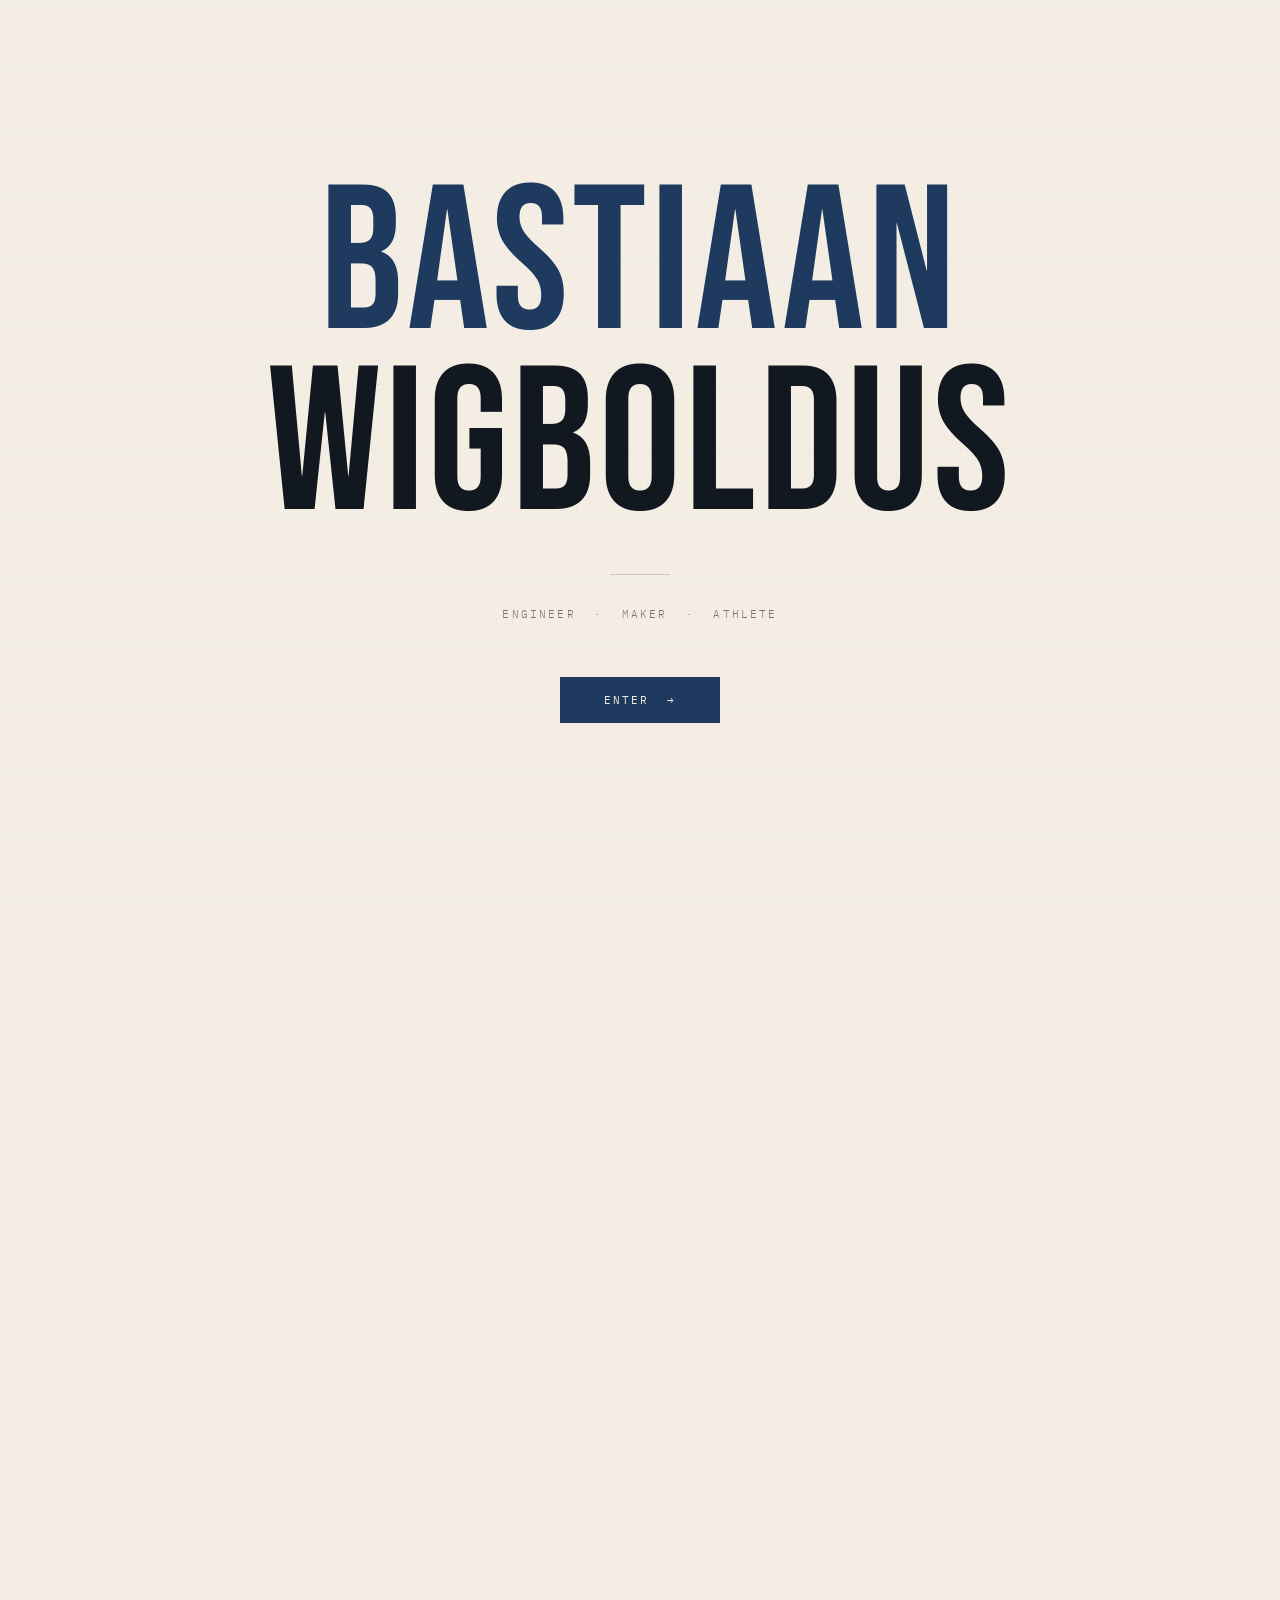
<file: templates/landing.html>
<!DOCTYPE html>
<html lang="en">
<head>
<meta charset="UTF-8">
<meta name="viewport" content="width=device-width, initial-scale=1.0">
<title>Bastiaan Wigboldus</title>
<link href="https://fonts.googleapis.com/css2?family=Bebas+Neue&family=DM+Sans:ital,wght@0,300;0,400;0,500;1,300&family=IBM+Plex+Mono:wght@300;400;500&display=swap" rel="stylesheet">
<style>
*,*::before,*::after{box-sizing:border-box;margin:0;padding:0;}
html{scroll-behavior:smooth;}
:root{
  --bg:#f3ede4;
  --surface:#ece5db;
  --dark:#12181f;
  --navy:#1e3a5f;
  --navy-mid:#2a4f80;
  --text:#12181f;
  --muted:#7a7268;
  --border:#d0c8bc;
  --mono:'IBM Plex Mono',monospace;
  --display:'Bebas Neue',sans-serif;
  --body:'DM Sans',sans-serif;
}
body{background:var(--bg);color:var(--text);font-family:var(--body);font-weight:300;overflow-x:hidden;cursor:none;}
a{cursor:none;}
button{cursor:none;}
@media(pointer:coarse){body,a,button{cursor:auto;}.cursor-dot,.cursor-ring{display:none!important;}}

/* ── CURSOR ── */
.cursor-dot{width:7px;height:7px;border-radius:50%;background:var(--navy);position:fixed;pointer-events:none;z-index:9999;transform:translate(-50%,-50%);transition:background .3s;}
.cursor-ring{width:32px;height:32px;border-radius:50%;border:1.5px solid var(--navy);position:fixed;pointer-events:none;z-index:9998;transform:translate(-50%,-50%);opacity:.4;transition:width .25s,height .25s,opacity .25s;}
.cursor-ring.big{width:54px;height:54px;opacity:.15;}

/* ── ENTRY SCREEN ── */
#entry{
  position:fixed;inset:0;z-index:1000;
  background:var(--bg);
  display:flex;flex-direction:column;
  align-items:center;justify-content:center;
  transition:opacity .9s ease, transform .9s ease;
}
#entry.leaving{opacity:0;transform:scale(1.04);}
.entry-grid-bg{
  position:absolute;inset:0;
  background-image:linear-gradient(rgba(30,58,95,.018) 1px,transparent 1px),linear-gradient(90deg,rgba(30,58,95,.018) 1px,transparent 1px);
  background-size:64px 64px;
  pointer-events:none;
}
.entry-name{
  font-family:var(--display);
  font-size:clamp(5rem,16vw,14rem);
  line-height:.88;
  letter-spacing:.02em;
  color:var(--dark);
  text-align:center;
  opacity:0;
  transform:translateY(30px);
  animation:fadeUp .8s ease .3s forwards;
}
.entry-name span{color:var(--navy);}
.entry-line{
  width:60px;height:1px;background:var(--border);
  margin:36px auto 32px;
  opacity:0;animation:fadeUp .6s ease .7s forwards;
}
.entry-sub{
  font-family:var(--mono);font-size:.68rem;letter-spacing:.2em;
  color:var(--muted);text-transform:uppercase;text-align:center;
  margin-bottom:56px;
  opacity:0;animation:fadeUp .6s ease .8s forwards;
}
.entry-btn{
  font-family:var(--mono);font-size:.7rem;letter-spacing:.18em;
  text-transform:uppercase;color:var(--bg);
  background:var(--navy);border:none;
  padding:16px 44px;
  opacity:0;animation:fadeUp .6s ease 1s forwards;
  transition:background .2s,transform .2s;
  position:relative;overflow:hidden;
}
.entry-btn::after{
  content:'';position:absolute;inset:0;
  background:rgba(255,255,255,.08);
  transform:translateX(-100%);transition:transform .3s;
}
.entry-btn:hover::after{transform:translateX(0);}
.entry-btn:hover{background:var(--navy-mid);}

/* ── MAIN SITE ── */
#site{
  opacity:0;transform:translateY(16px);
  transition:opacity .8s ease .2s, transform .8s ease .2s;
  pointer-events:none;
}
#site.visible{opacity:1;transform:none;pointer-events:all;}

/* ── CHAPTER PROGRESS ── */
.chapter-bar{
  position:fixed;top:0;left:0;right:0;z-index:500;
  height:2px;background:var(--border);
}
.chapter-bar-fill{height:100%;background:var(--navy);width:0%;transition:width .15s linear;}
.chapter-label{
  position:fixed;top:14px;right:24px;z-index:500;
  font-family:var(--mono);font-size:.58rem;letter-spacing:.16em;
  color:var(--muted);text-transform:uppercase;
  opacity:0;transition:opacity .3s;
}
.chapter-label.show{opacity:1;}

/* ── NAV ── */
nav{
  position:fixed;top:0;left:0;right:0;z-index:400;
  display:flex;align-items:center;justify-content:space-between;
  padding:22px 56px;
  border-bottom:1px solid transparent;
  transition:border-color .3s,background .3s;
}
nav.scrolled{border-color:var(--border);background:rgba(243,237,228,.93);backdrop-filter:blur(14px);}
.nav-logo{font-family:var(--mono);font-size:.7rem;letter-spacing:.16em;color:var(--navy);text-transform:uppercase;}
.nav-links{display:flex;gap:36px;list-style:none;align-items:center;}
.nav-links a{
  font-family:var(--mono);font-size:.65rem;letter-spacing:.12em;
  color:var(--muted);text-decoration:none;text-transform:uppercase;
  transition:color .2s;position:relative;
}
.nav-links a::after{content:'';position:absolute;bottom:-3px;left:0;right:0;height:1px;background:var(--navy);transform:scaleX(0);transform-origin:left;transition:transform .25s;}
.nav-links a:hover{color:var(--navy);}
.nav-links a:hover::after{transform:scaleX(1);}
.nav-cv{background:var(--navy)!important;color:var(--bg)!important;padding:9px 20px;font-family:var(--mono)!important;font-size:.63rem!important;letter-spacing:.12em!important;text-transform:uppercase;text-decoration:none;transition:background .2s!important;}
.nav-cv:hover{background:var(--navy-mid)!important;}
.nav-cv::after{display:none!important;}
.nav-hamburger{display:none;flex-direction:column;gap:5px;cursor:none;padding:4px;background:none;border:none;}
.nav-hamburger span{display:block;width:24px;height:2px;background:var(--navy);transition:all .3s;}
.nav-hamburger.open span:nth-child(1){transform:translateY(7px) rotate(45deg);}
.nav-hamburger.open span:nth-child(2){opacity:0;}
.nav-hamburger.open span:nth-child(3){transform:translateY(-7px) rotate(-45deg);}
.nav-mobile{display:none;position:fixed;top:65px;left:0;right:0;background:rgba(243,237,228,.97);backdrop-filter:blur(16px);border-bottom:1px solid var(--border);flex-direction:column;padding:8px 0 20px;z-index:399;}
.nav-mobile.open{display:flex;}
.nav-mobile a{font-family:var(--mono);font-size:.76rem;letter-spacing:.14em;text-transform:uppercase;color:var(--muted);text-decoration:none;padding:14px 28px;border-bottom:1px solid var(--border);transition:color .2s;}
.nav-mobile a:hover{color:var(--navy);}
.nav-mobile .nav-cv-mobile{margin:12px 28px 0;background:var(--navy);color:var(--bg)!important;text-align:center;padding:14px!important;border:none!important;}

/* ── CHAPTERS ── */
.chapter{padding:100px 10%;max-width:1300px;margin:0 auto;}
.chapter-eyebrow{font-family:var(--mono);font-size:.62rem;letter-spacing:.2em;color:var(--navy);text-transform:uppercase;margin-bottom:20px;display:flex;align-items:center;gap:12px;}
.chapter-eyebrow::before{content:'';width:28px;height:1px;background:var(--navy);flex-shrink:0;}
.chapter-h{font-family:var(--display);font-size:clamp(3.5rem,7vw,6.5rem);line-height:.9;letter-spacing:.02em;color:var(--dark);margin-bottom:32px;}
.chapter-h span{color:var(--navy);}
.chapter-body{font-size:1rem;line-height:1.85;color:var(--muted);max-width:640px;}
.chapter-body strong{color:var(--text);font-weight:500;}
.chapter-divider{height:1px;background:var(--border);margin:0 10%;}

/* ── CHAPTER: ENGINEER ── */
.eng-grid{display:grid;grid-template-columns:1fr 1fr;gap:80px;align-items:start;margin-top:60px;}
.skill-list{display:flex;flex-direction:column;gap:2px;}
.skill-row{display:flex;align-items:center;justify-content:space-between;padding:14px 18px;background:var(--surface);border:1px solid var(--border);transition:border-color .2s;}
.skill-row:hover{border-color:var(--navy);}
.skill-name{font-family:var(--mono);font-size:.7rem;letter-spacing:.08em;color:var(--dark);text-transform:uppercase;}
.skill-bar-wrap{flex:1;height:2px;background:var(--border);margin:0 20px;overflow:hidden;}
.skill-bar{height:100%;background:var(--navy);width:0%;transition:width 1.2s cubic-bezier(.25,.1,.25,1);}
.skill-row.visible .skill-bar{width:var(--w);}
.skill-pct{font-family:var(--mono);font-size:.6rem;color:var(--muted);}

/* ── CHAPTER: MAKER ── */
.maker-cards{display:grid;grid-template-columns:repeat(3,1fr);gap:2px;background:var(--border);margin-top:48px;}
.maker-card{background:var(--bg);padding:32px 28px;transition:background .2s;}
.maker-card:hover{background:var(--surface);}
.maker-icon{font-size:1.4rem;margin-bottom:16px;}
.maker-title{font-family:var(--display);font-size:1.5rem;letter-spacing:.04em;color:var(--dark);margin-bottom:10px;}
.maker-desc{font-size:.84rem;line-height:1.7;color:var(--muted);}
.maker-tag{font-family:var(--mono);font-size:.58rem;letter-spacing:.12em;color:var(--navy);text-transform:uppercase;margin-top:16px;padding-top:14px;border-top:1px solid var(--border);}

/* ── CHAPTER: ATHLETE ── */
.athlete-layout{display:grid;grid-template-columns:1fr 1fr;gap:80px;margin-top:48px;align-items:start;}
.stat-big{margin-bottom:40px;}
.stat-number{font-family:var(--display);font-size:clamp(4rem,9vw,8rem);line-height:.85;letter-spacing:.02em;color:var(--dark);}
.stat-number span{color:var(--navy);}
.stat-label{font-family:var(--mono);font-size:.62rem;letter-spacing:.14em;color:var(--muted);text-transform:uppercase;margin-top:8px;}
.timeline-mini{display:flex;flex-direction:column;gap:0;}
.tl-item{display:flex;gap:20px;padding:16px 0;border-bottom:1px solid var(--border);position:relative;}
.tl-item:last-child{border-bottom:none;}
.tl-dot{width:8px;height:8px;border:1.5px solid var(--navy);transform:rotate(45deg);flex-shrink:0;margin-top:4px;}
.tl-year{font-family:var(--mono);font-size:.6rem;letter-spacing:.1em;color:var(--muted);min-width:40px;}
.tl-text{font-size:.86rem;line-height:1.6;color:var(--text);}

/* ── CHAPTER: HUMAN ── */
.human-layout{display:grid;grid-template-columns:1fr 1fr;gap:80px;margin-top:48px;}
.human-photo{width:100%;aspect-ratio:3/4;object-fit:cover;border:1px solid var(--border);display:block;}
.human-content{display:flex;flex-direction:column;gap:32px;}
.fact-item{padding:24px;border:1px solid var(--border);transition:border-color .2s,background .2s;}
.fact-item:hover{border-color:var(--navy);background:var(--surface);}
.fact-label{font-family:var(--mono);font-size:.58rem;letter-spacing:.16em;color:var(--navy);text-transform:uppercase;margin-bottom:8px;}
.fact-text{font-size:.9rem;line-height:1.7;color:var(--muted);}
.fact-text strong{color:var(--text);font-weight:500;}

/* ── CONTACT ── */
.contact-wrap{padding:100px 10%;max-width:1300px;margin:0 auto;border-top:1px solid var(--border);display:grid;grid-template-columns:1fr 1fr;gap:80px;align-items:center;}
.contact-h{font-family:var(--display);font-size:clamp(4rem,8vw,7rem);line-height:.88;letter-spacing:.02em;color:var(--dark);margin-bottom:24px;}
.contact-h span{color:var(--navy);}
.contact-sub{font-size:.92rem;line-height:1.75;color:var(--muted);max-width:400px;margin-bottom:40px;}
.contact-links{display:flex;flex-direction:column;gap:2px;}
.contact-link{display:flex;align-items:center;justify-content:space-between;padding:18px 22px;background:var(--surface);border:1px solid var(--border);text-decoration:none;color:var(--text);font-family:var(--mono);font-size:.72rem;letter-spacing:.08em;transition:border-color .2s,background .2s,color .2s;}
.contact-link:hover{border-color:var(--navy);background:rgba(30,58,95,.06);color:var(--navy);}
.contact-link-arrow{opacity:.4;transition:opacity .2s,transform .2s;}
.contact-link:hover .contact-link-arrow{opacity:1;transform:translateX(4px);}
.status-box{border:1px solid var(--border);padding:32px;background:var(--surface);position:relative;}
.status-box::before{content:'STATUS';position:absolute;top:-10px;left:20px;font-family:var(--mono);font-size:.58rem;letter-spacing:.15em;color:var(--muted);background:var(--surface);padding:0 6px;}
.status-item{display:flex;align-items:center;gap:14px;padding:12px 0;border-bottom:1px solid var(--border);font-size:.85rem;}
.status-item:last-child{border-bottom:none;}
.status-dot{width:7px;height:7px;border-radius:50%;flex-shrink:0;}
.status-dot.green{background:#2d8c5e;box-shadow:0 0 8px rgba(45,140,94,.45);animation:pulse 2s infinite;}
.status-dot.navy{background:var(--navy);}
.status-dot.muted{background:var(--border);}
@keyframes pulse{0%,100%{opacity:1;}50%{opacity:.35;}}
.status-label{color:var(--muted);font-family:var(--mono);font-size:.6rem;letter-spacing:.08em;flex:1;text-transform:uppercase;}
.status-value{font-size:.8rem;color:var(--dark);}

footer{border-top:1px solid var(--border);padding:28px 56px;display:flex;align-items:center;justify-content:space-between;}
.footer-copy{font-family:var(--mono);font-size:.6rem;letter-spacing:.1em;color:var(--muted);text-transform:uppercase;}

/* ── REVEAL ── */
.reveal{opacity:0;transform:translateY(24px);transition:opacity .7s ease,transform .7s ease;}
.reveal.visible{opacity:1;transform:none;}
.reveal-delay-1{transition-delay:.1s;}
.reveal-delay-2{transition-delay:.2s;}
.reveal-delay-3{transition-delay:.3s;}

/* ── ANIMATIONS ── */
@keyframes fadeUp{from{opacity:0;transform:translateY(24px);}to{opacity:1;transform:translateY(0);}}

/* ── RESPONSIVE ── */
@media(max-width:960px){
  nav{padding:18px 28px;}
  .nav-links{display:none;}
  .nav-hamburger{display:flex;}
  .chapter{padding:72px 28px;}
  .eng-grid,.athlete-layout,.human-layout,.contact-wrap{grid-template-columns:1fr;gap:48px;}
  .maker-cards{grid-template-columns:1fr 1fr;}
  footer{padding:24px 28px;flex-direction:column;gap:10px;text-align:center;}
}
@media(max-width:600px){
  nav{padding:16px 20px;}
  .chapter{padding:56px 20px;}
  .chapter-divider{margin:0 20px;}
  .maker-cards{grid-template-columns:1fr;}
  .entry-name{font-size:clamp(4rem,20vw,8rem);}
  .contact-wrap{padding:56px 20px;}
}
</style>
</head>
<body>

<div class="cursor-dot" id="cursorDot"></div>
<div class="cursor-ring" id="cursorRing"></div>

<!-- ── ENTRY ── -->
<div id="entry">
  <div class="entry-grid-bg"></div>
  <div class="entry-name"><span>BASTIAAN</span><br>WIGBOLDUS</div>
  <div class="entry-line"></div>
  <div class="entry-sub">Engineer &nbsp;·&nbsp; Maker &nbsp;·&nbsp; Athlete</div>
  <button class="entry-btn" id="enterBtn">Enter &nbsp;→</button>
</div>

<!-- ── MAIN SITE ── -->
<div id="site">

  <div class="chapter-bar"><div class="chapter-bar-fill" id="chapterFill"></div></div>
  <div class="chapter-label" id="chapterLabel">Intro</div>

  <nav id="nav">
    <div class="nav-logo">B.Wigboldus</div>
    <ul class="nav-links">
      <li><a href="#engineer">Engineer</a></li>
      <li><a href="#maker">Maker</a></li>
      <li><a href="#athlete">Athlete</a></li>
      <li><a href="#human">Human</a></li>
      <li><a href="#contact" class="nav-cv">Contact →</a></li>
    </ul>
    <button class="nav-hamburger" id="hamburger" aria-label="Menu">
      <span></span><span></span><span></span>
    </button>
  </nav>

  <div class="nav-mobile" id="mobileMenu">
    <a href="#engineer" onclick="closeMobile()">Engineer</a>
    <a href="#maker"    onclick="closeMobile()">Maker</a>
    <a href="#athlete"  onclick="closeMobile()">Athlete</a>
    <a href="#human"    onclick="closeMobile()">Human</a>
    <a href="#contact"  onclick="closeMobile()" class="nav-cv-mobile">Contact →</a>
  </div>

  <!-- ── CHAPTER 1: ENGINEER ── -->
  <section class="chapter" id="engineer" style="padding-top:140px;">
    <div class="chapter-eyebrow reveal">Chapter 01 — Engineer</div>
    <h2 class="chapter-h reveal">Built to<br><span>Design.</span></h2>
    <p class="chapter-body reveal reveal-delay-1">
      Automotive Engineering graduate (BSc), having completed my thesis internship at <strong>Hyster-Yale</strong> with an <strong>8</strong>. I enjoy solving engineering problems that require both analytical thinking and practical execution, combining <strong>design</strong>, <strong>simulation</strong>, and <strong>manufacturing</strong> to develop solutions that work outside the CAD model.
    </p>
    <div class="eng-grid">
      <div>
        <div class="chapter-eyebrow reveal" style="margin-bottom:24px;">Core skills</div>
        <div class="skill-list">
          <div class="skill-row reveal" style="--w:90%"><span class="skill-name">CAD / CAM</span><div class="skill-bar-wrap"><div class="skill-bar"></div></div><span class="skill-pct">SolidWorks · NX</span></div>
          <div class="skill-row reveal reveal-delay-1" style="--w:85%"><span class="skill-name">FEM / FEA</span><div class="skill-bar-wrap"><div class="skill-bar"></div></div><span class="skill-pct">Structural</span></div>
          <div class="skill-row reveal reveal-delay-2" style="--w:70%"><span class="skill-name">Prototyping</span><div class="skill-bar-wrap"><div class="skill-bar"></div></div><span class="skill-pct">Hands-on</span></div>
          <div class="skill-row reveal reveal-delay-3" style="--w:72%"><span class="skill-name">CFD</span><div class="skill-bar-wrap"><div class="skill-bar"></div></div><span class="skill-pct">Flow Simulation</span></div>
          <div class="skill-row reveal reveal-delay-3" style="--w:60%"><span class="skill-name">Code</span><div class="skill-bar-wrap"><div class="skill-bar"></div></div><span class="skill-pct">Python · C · Flask</span></div>
        </div>
      </div>
      <div>
        <div class="chapter-eyebrow reveal" style="margin-bottom:24px;">Projects</div>
        <div style="display:flex;flex-direction:column;gap:2px;">
          <a style="text-decoration:none;color:inherit;">
            <div class="fact-item reveal" style="cursor:none;">
              <div class="fact-label">2026 — Thesis · Graded 8</div>
              <div class="fact-text"><strong>Hyster-Yale Test Bench</strong> — Structural design and FEM validation on a real industrial hydraulic test setup. From simulation to manufactured component.</div>
            </div>
          </a>
          <a style="text-decoration:none;color:inherit;">
            <div class="fact-item reveal reveal-delay-1" style="cursor:none;">
              <div class="fact-label">2025 — Formula Student</div>
              <div class="fact-text"><strong>Front Wing</strong> — CFD-optimised aero, manufactured in carbon fibre from scratch. Designed it, tested it, built it.</div>
            </div>
          </a>
          <a style="text-decoration:none;color:inherit;">
            <div class="fact-item reveal reveal-delay-2" style="cursor:none;">
              <div class="fact-label">2024 — Formula Student</div>
              <div class="fact-text"><strong>Space Frame Chassis</strong> — FEM-validated steel chassis for competition. Led design and full team manufacturing build.</div>
            </div>
          </a>
          <a style="text-decoration:none;color:inherit;">
            <div class="fact-item reveal reveal-delay-3" style="cursor:none;">
              <div class="fact-label">2023 — Software</div>
              <div class="fact-text"><strong>Fleet Management App</strong> — Full-stack web app in Python/Flask. Final project for Harvard's CS50 course.</div>
            </div>
          </a>
        </div>
      </div>
    </div>
  </section>

  <div class="chapter-divider"></div>

<section class="chapter" id="maker">
  <div class="chapter-eyebrow reveal">Chapter 02 — Maker</div>
  <h2 class="chapter-h reveal">Ideas need<br><span>hands.</span></h2>
  <p class="chapter-body reveal reveal-delay-1">
    I've never been the type to stay in the simulation; I like seeing my designs come to life, from carbon-fibre parts for Formula Student to quick prototypes that test an idea before it's final. I work part-time as a <strong>classic car mechanic</strong> to work with my hands — because nothing teaches you how things actually work like having to fix them when they break.
  </p>
  <div class="maker-cards">
    <div class="maker-card reveal">
      <div class="maker-icon">🔧</div>
      <div class="maker-title">Classic Cars</div>
      <div class="maker-desc">Part-time mechanic at Du Pied Classic Cars — suspension, bodywork, brakes, and diagnostics across vehicles from the 1950s to today. Working on a wide range of old cars has taught me a lot about designing for serviceability.</div>
      <div class="maker-tag">Du Pied Classic Cars · 2025—present</div>
    </div>
    <div class="maker-card reveal reveal-delay-1">
      <div class="maker-icon">🛠️</div>
      <div class="maker-title">Prototyping</div>
      <div class="maker-desc">Getting a design into the real world early — carbon-fibre layups for the Formula Student front wing, jigs and test fixtures, and 3D-printed parts on my Ender 3. Physical prototypes show problems a simulation never will, so I learn and adapt faster.</div>
      <div class="maker-tag">Composites · Fixtures · Test &amp; iterate</div>
    </div>
    <div class="maker-card reveal reveal-delay-2">
      <div class="maker-icon">💻</div>
      <div class="maker-title">Software</div>
      <div class="maker-desc">I build tools when the right one doesn't exist. I completed the CS50 course from Harvard University to expand my coding skills. I have built planning apps to optimize my workflow and a fleet management app for my workplace. The combination of my knowledge from CS50 and AI allows me to bring these projects to life.</div>
      <div class="maker-tag">Python · Flask · SQL · HTML</div>
    </div>
  </div>
</section>

  <div class="chapter-divider"></div>

  <!-- ── CHAPTER 3: ATHLETE ── -->
  <section class="chapter" id="athlete">
    <div class="chapter-eyebrow reveal">Chapter 03 — Athlete</div>
    <h2 class="chapter-h reveal">Moving<br><span>forward.</span></h2>
    <p class="chapter-body reveal reveal-delay-1">
      Outside of engineering, I spend much of my time running, cycling, swimming, and strength training. After finishing the Rome Marathon, I'm now training for a <strong>full-distance triathlon</strong>. I enjoy activities that require consistency, discipline, and long-term progression—qualities that also influence the way I approach engineering projects. Being the end user of sports equipment myself is a big part of why I want to engineer it.
    </p>
    <div class="athlete-layout">
      <div>
        <div class="stat-big reveal">
          <div class="stat-number">42<span>.2</span></div>
          <div class="stat-label">Rome Marathon — finished what I started</div>
        </div>
        <div class="stat-big reveal reveal-delay-1">
          <div class="stat-number" style="font-size:clamp(2.5rem,5vw,4.5rem);">4th</div>
          <div class="stat-label">Netherlands Sim Racing Championship</div>
        </div>
        <div class="stat-big reveal reveal-delay-2">
          <div class="stat-number" style="font-size:clamp(2rem,4vw,3.5rem);">Trek<span> Domane</span></div>
          <div class="stat-label">Road bike — training for a full-distance triathlon</div>
        </div>
      </div>
      <div>
        <div class="chapter-eyebrow reveal" style="margin-bottom:20px;">What movement taught me</div>
        <div class="timeline-mini">
          <div class="tl-item reveal">
            <div class="tl-dot"></div>
            <div class="tl-year">Pace</div>
            <div class="tl-text">Training for Rome through a Dutch winter taught me how to build toward a goal over months, not days. Consistency over bursts. </div>
          </div>
          <div class="tl-item reveal reveal-delay-1">
            <div class="tl-dot"></div>
            <div class="tl-year">Adapt</div>
            <div class="tl-text">Cross-training — running, swimming, cycling — means switching methods without losing the goal. I carry the same flexibility into how I work.</div>
          </div>
          <div class="tl-item reveal reveal-delay-2">
            <div class="tl-dot"></div>
            <div class="tl-year">Compete</div>
            <div class="tl-text">4th in the Netherlands sim racing championship and LAN events abroad. I'm comfortable under pressure and I take competing seriously and I love working with others to achieve our goals.</div>
          </div>
          <div class="tl-item reveal reveal-delay-3">
            <div class="tl-dot"></div>
            <div class="tl-year">Next</div>
            <div class="tl-text">Full-distance triathlon: 3.8 km swim, 180 km bike, 42.2 km run. The Trek Domane AL3 is ready; open-water swimming is what I'm working on most — I love learning new things and taking on new challenges.</div>
          </div>
        </div>
      </div>
    </div>
  </section>

  <div class="chapter-divider"></div>

  <!-- ── CHAPTER 4: HUMAN ── -->
  <section class="chapter" id="human">
    <div class="chapter-eyebrow reveal">Chapter 04 — Human</div>
    <h2 class="chapter-h reveal">Who I<br><span>actually am.</span></h2>
    <p class="chapter-body reveal reveal-delay-1">
      The parts that don't show up on a CV — but probably tell you more than the rest of this page.
    </p>
    <div class="human-layout">
      <div>
        <img src="/static/images/portrait_photo.JPG" class="human-photo reveal" alt="Bastiaan Wigboldus">
      </div>
      <div class="human-content">
        <div class="fact-item reveal">
          <div class="fact-label">The non-linear path</div>
          <div class="fact-text">vmbo → havo → hbo → pre-master. I took the long route through education and I'm glad I did. <strong>Every detour added something the shortcut wouldn't have</strong> — practical skills, resilience, and a real understanding of how different people think and work.</div>
        </div>
        <div class="fact-item reveal reveal-delay-1">
          <div class="fact-label">China — working across difference</div>
          <div class="fact-text">Two weeks on a study exchange in Shanghai as part of my minor. A diverse team, an unfamiliar environment, and the realisation that <strong>curiosity and openness get you further than any technical skill</strong> when you're the person who doesn't know the rules. I came back a better collaborator.</div>
        </div>
        <div class="fact-item reveal reveal-delay-2">
          <div class="fact-label">How I work best</div>
          <div class="fact-text">I'm most useful when I can move between thinking and making. <strong>Give me a problem with no clean solution</strong> and I'll iterate until it works — on screen, in CAD, in the workshop. I ask questions early, flag issues honestly, and care more about the outcome than being right.</div>
        </div>
        <div class="fact-item reveal reveal-delay-3">
          <div class="fact-label">What drives me</div>
          <div class="fact-text">I want to work on things that <strong>connect engineering to real human experience</strong> — and for me, sport is where that connection is strongest. Not just making things that work, but making things that help people perform.</div>
        </div>
      </div>
    </div>
  </section>

  <div class="chapter-divider"></div>

  <!-- ── CONTACT ── -->
  <div class="contact-wrap" id="contact">
    <div>
      <div class="chapter-eyebrow reveal">Get in touch</div>
      <h2 class="contact-h reveal">Let's<br><span>Connect.</span></h2>
      <p class="contact-sub reveal reveal-delay-1">Open to opportunities at the intersection of engineering, sports, and human performance. If something on this page resonated — let's talk.</p>
      <div class="contact-links reveal reveal-delay-2">
        <a href="mailto:bastiaan.wigboldus@gmail.com" class="contact-link">bastiaan.wigboldus@gmail.com <span class="contact-link-arrow">↗</span></a>
        <a href="https://www.linkedin.com/in/bastiaan-wigboldus-6a601a211/" target="_blank" class="contact-link">LinkedIn — Bastiaan Wigboldus <span class="contact-link-arrow">↗</span></a>
      </div>
    </div>
    <div class="status-box reveal reveal-delay-1">
      <div class="status-item"><div class="status-dot green"></div><span class="status-label">Availability</span><span class="status-value">Open to internships</span></div>
      <div class="status-item"><div class="status-dot navy"></div><span class="status-label">Looking for</span><span class="status-value">Engineering internship · Sports</span></div>
      <div class="status-item"><div class="status-dot muted"></div><span class="status-label">Education</span><span class="status-value">BSc Automotive Eng. — Graduated</span></div>
      <div class="status-item"><div class="status-dot muted"></div><span class="status-label">Location</span><span class="status-value">Netherlands</span></div>
      <div class="status-item"><div class="status-dot green"></div><span class="status-label">Response time</span><span class="status-value">Within 48h</span></div>
    </div>
  </div>

  <footer>
    <div class="footer-copy">© 2026 Bastiaan Wigboldus</div>
    <div class="footer-copy">Open to opportunities</div>
  </footer>

</div><!-- #site -->

<script>
/* ── CURSOR ── */
const dot=document.getElementById('cursorDot');
const ring=document.getElementById('cursorRing');
let mx=-200,my=-200,rx=-200,ry=-200;
document.addEventListener('mousemove',e=>{mx=e.clientX;my=e.clientY;});
(function loop(){
  rx+=(mx-rx)*.13;ry+=(my-ry)*.13;
  dot.style.left=mx+'px';dot.style.top=my+'px';
  ring.style.left=rx+'px';ring.style.top=ry+'px';
  requestAnimationFrame(loop);
})();
document.querySelectorAll('a,button,.fact-item,.skill-row,.maker-card').forEach(el=>{
  el.addEventListener('mouseenter',()=>ring.classList.add('big'));
  el.addEventListener('mouseleave',()=>ring.classList.remove('big'));
});

/* ── ENTRY ── */
const entryBtn=document.getElementById('enterBtn');
const entry=document.getElementById('entry');
const site=document.getElementById('site');
entryBtn.addEventListener('click',()=>{
  entry.classList.add('leaving');
  setTimeout(()=>{
    entry.style.display='none';
    site.classList.add('visible');
    document.body.style.overflow='';
  },900);
});
document.body.style.overflow='hidden';

/* ── CHAPTER PROGRESS ── */
const chapters=[
  {id:'engineer',label:'01 — Engineer'},
  {id:'maker',label:'02 — Maker'},
  {id:'athlete',label:'03 — Athlete'},
  {id:'human',label:'04 — Human'},
  {id:'contact',label:'Contact'},
];
const fill=document.getElementById('chapterFill');
const labelEl=document.getElementById('chapterLabel');
window.addEventListener('scroll',()=>{
  const pct=window.scrollY/(document.body.scrollHeight-window.innerHeight)*100;
  fill.style.width=pct+'%';
  let current='01 — Engineer';
  chapters.forEach(c=>{
    const el=document.getElementById(c.id);
    if(el&&window.scrollY>=el.offsetTop-160)current=c.label;
  });
  labelEl.textContent=current;
  labelEl.classList.toggle('show',window.scrollY>100);
});

/* ── NAV ── */
const nav=document.getElementById('nav');
const hamburger=document.getElementById('hamburger');
const mobileMenu=document.getElementById('mobileMenu');
window.addEventListener('scroll',()=>nav.classList.toggle('scrolled',window.scrollY>60));
hamburger.addEventListener('click',()=>{
  hamburger.classList.toggle('open');
  mobileMenu.classList.toggle('open');
});
function closeMobile(){hamburger.classList.remove('open');mobileMenu.classList.remove('open');}
document.addEventListener('click',e=>{
  if(!nav.contains(e.target)&&!mobileMenu.contains(e.target))closeMobile();
});

/* ── SCROLL REVEAL + SKILL BARS ── */
const obs=new IntersectionObserver(entries=>{
  entries.forEach(e=>{
    if(e.isIntersecting){
      e.target.classList.add('visible');
      const bar=e.target.querySelector('.skill-bar');
      if(bar){
        const w=e.target.style.getPropertyValue('--w');
        setTimeout(()=>bar.style.width=w,100);
      }
      obs.unobserve(e.target);
    }
  });
},{threshold:0.1});
document.querySelectorAll('.reveal').forEach(el=>obs.observe(el));

/* ── MAGNETIC BTNS ── */
document.querySelectorAll('.entry-btn,.nav-cv,.contact-link').forEach(btn=>{
  btn.addEventListener('mousemove',e=>{
    const r=btn.getBoundingClientRect();
    const x=(e.clientX-r.left-r.width/2)*.2;
    const y=(e.clientY-r.top-r.height/2)*.2;
    btn.style.transform=`translate(${x}px,${y}px)`;
  });
  btn.addEventListener('mouseleave',()=>btn.style.transform='');
});
</script>
</body>
</html>
</file>
